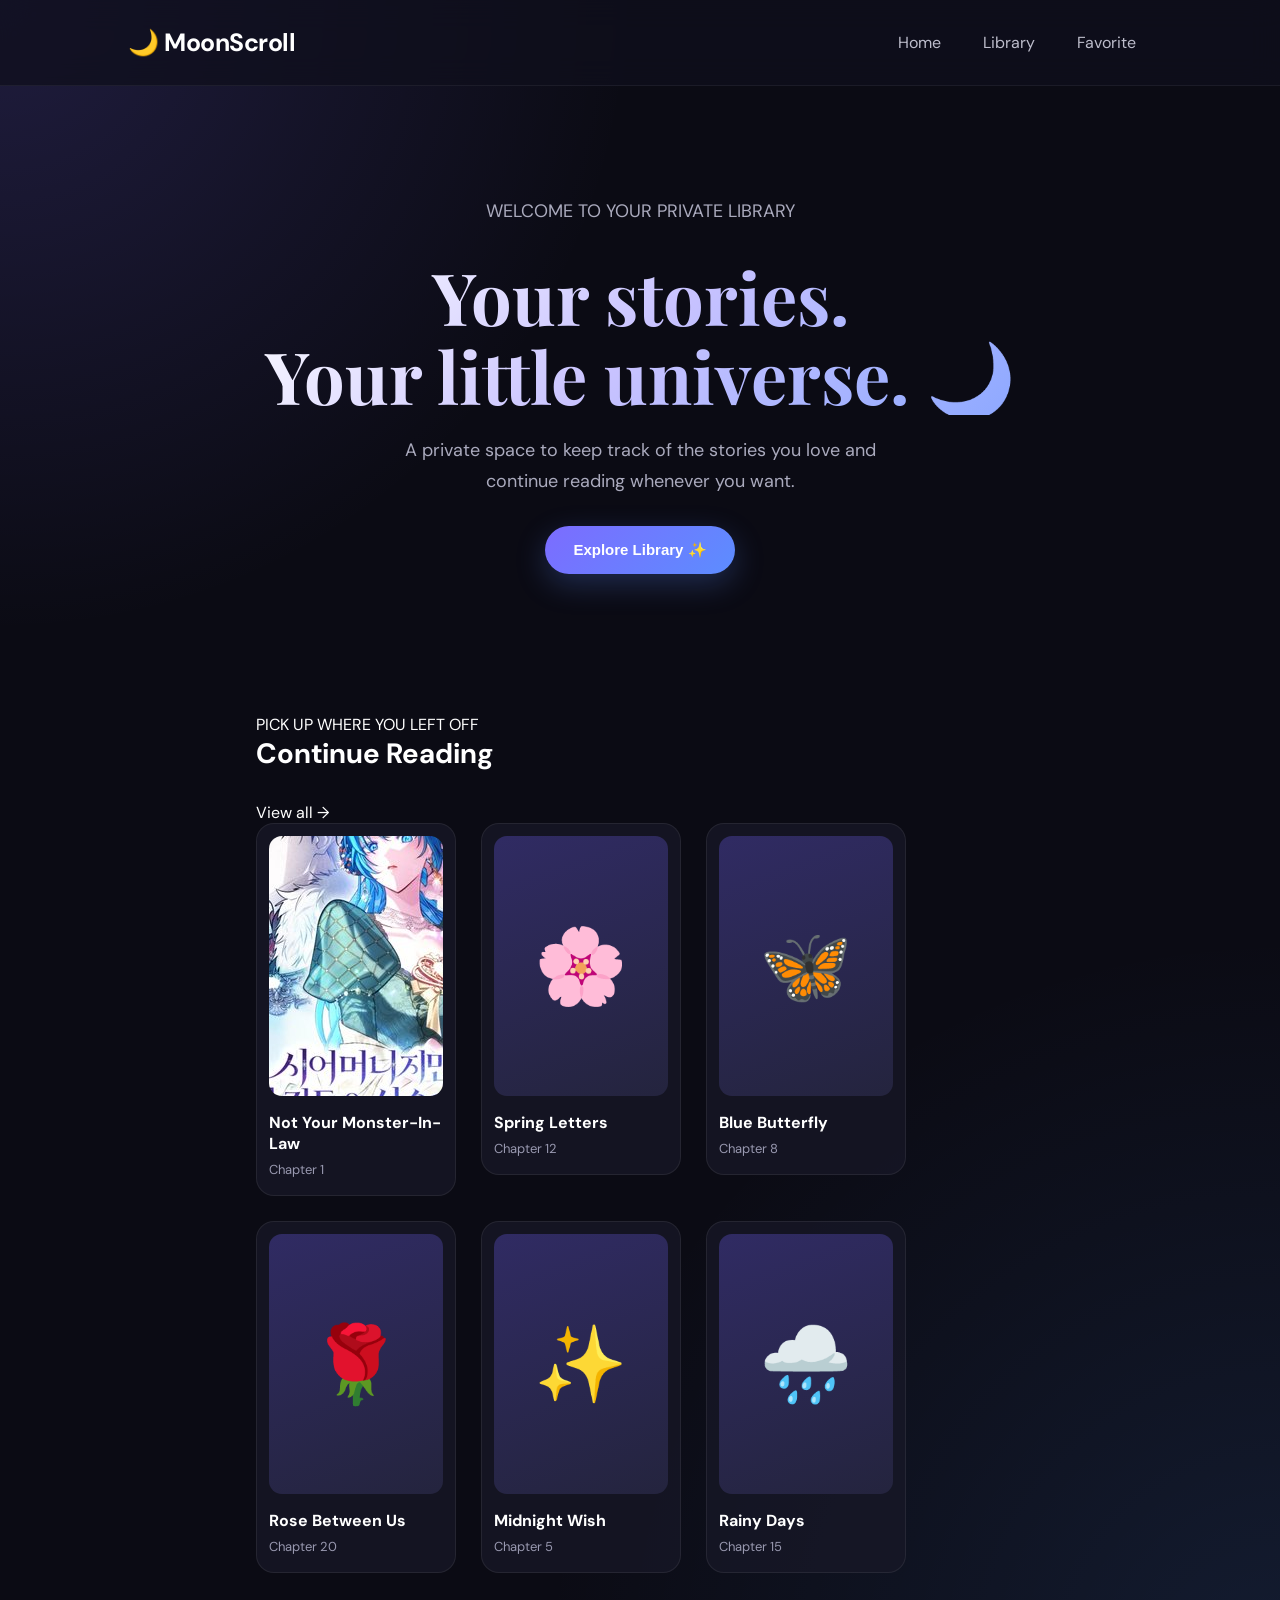
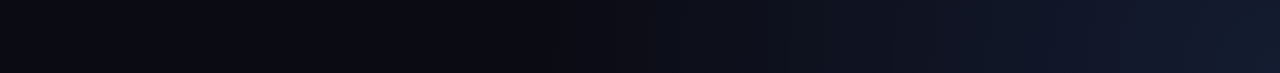
<file: index.html>
<!DOCTYPE html>
<html lang="id">
<head>
  <meta charset="UTF-8">
  <meta name="viewport" content="width=device-width, initial-scale=1.0">

  <title>MoonScroll 🌙</title>

  <link rel="stylesheet" href="style.css">
</head>

<body>

  <!-- Navbar -->
  <header>
    <div class="logo">🌙 MoonScroll</div>

    <nav>
      <a href="#home">Home</a>
      <a href="#library">Library</a>
      <a href="#favorites">Favorite</a>
    </nav>
  </header>


  <main>

    <!-- Hero -->
    <section class="hero" id="home">

      <p class="welcome">WELCOME TO YOUR PRIVATE LIBRARY</p>

      <h1>
        Your stories.<br>
        Your little universe. 🌙
      </h1>

      <p class="hero-text">
        A private space to keep track of the stories you love
        and continue reading whenever you want.
      </p>

      <button onclick="document.getElementById('library').scrollIntoView()">
        Explore Library ✨
      </button>

    </section>


    <!-- Library -->
<section class="library" id="library">

  <div class="section-title">
    <div>
      <p class="small-title">PICK UP WHERE YOU LEFT OFF</p>
      <h2>Continue Reading</h2>
    </div>

    <span>View all →</span>
  </div>


  <!-- Comic Container -->
  <div class="comic-container">

    <!-- Comic 1 -->
    <a href="detail.html" class="comic-link">
      <div class="comic-card">

        <div class="comic-cover">
        <img src="images/Cover/motherinlaw.jpg" alt="Cover">
        </div>

        <h3>Not Your Monster-In-Law</h3>
        <p>Chapter 1</p>

      </div>
    </a>


    <!-- Comic 2 -->
    <a href="#" class="comic-link">
      <div class="comic-card">

        <div class="comic-cover">
          🌸
        </div>

        <h3>Spring Letters</h3>
        <p>Chapter 12</p>

      </div>
    </a>


    <!-- Comic 3 -->
    <a href="#" class="comic-link">
      <div class="comic-card">

        <div class="comic-cover">
          🦋
        </div>

        <h3>Blue Butterfly</h3>
        <p>Chapter 8</p>

      </div>
    </a>


    <!-- Comic 4 -->
    <a href="#" class="comic-link">
      <div class="comic-card">

        <div class="comic-cover">
          🌹
        </div>

        <h3>Rose Between Us</h3>
        <p>Chapter 20</p>

      </div>
    </a>


    <!-- Comic 5 -->
    <a href="#" class="comic-link">
      <div class="comic-card">

        <div class="comic-cover">
          ✨
        </div>

        <h3>Midnight Wish</h3>
        <p>Chapter 5</p>

      </div>
    </a>


    <!-- Comic 6 -->
    <a href="#" class="comic-link">
      <div class="comic-card">

        <div class="comic-cover">
          🌧️
        </div>

        <h3>Rainy Days</h3>
        <p>Chapter 15</p>

      </div>
    </a>

  </div>

</section>

  </main>


  <script src="script.js"></script>

</body>
</html>
</file>
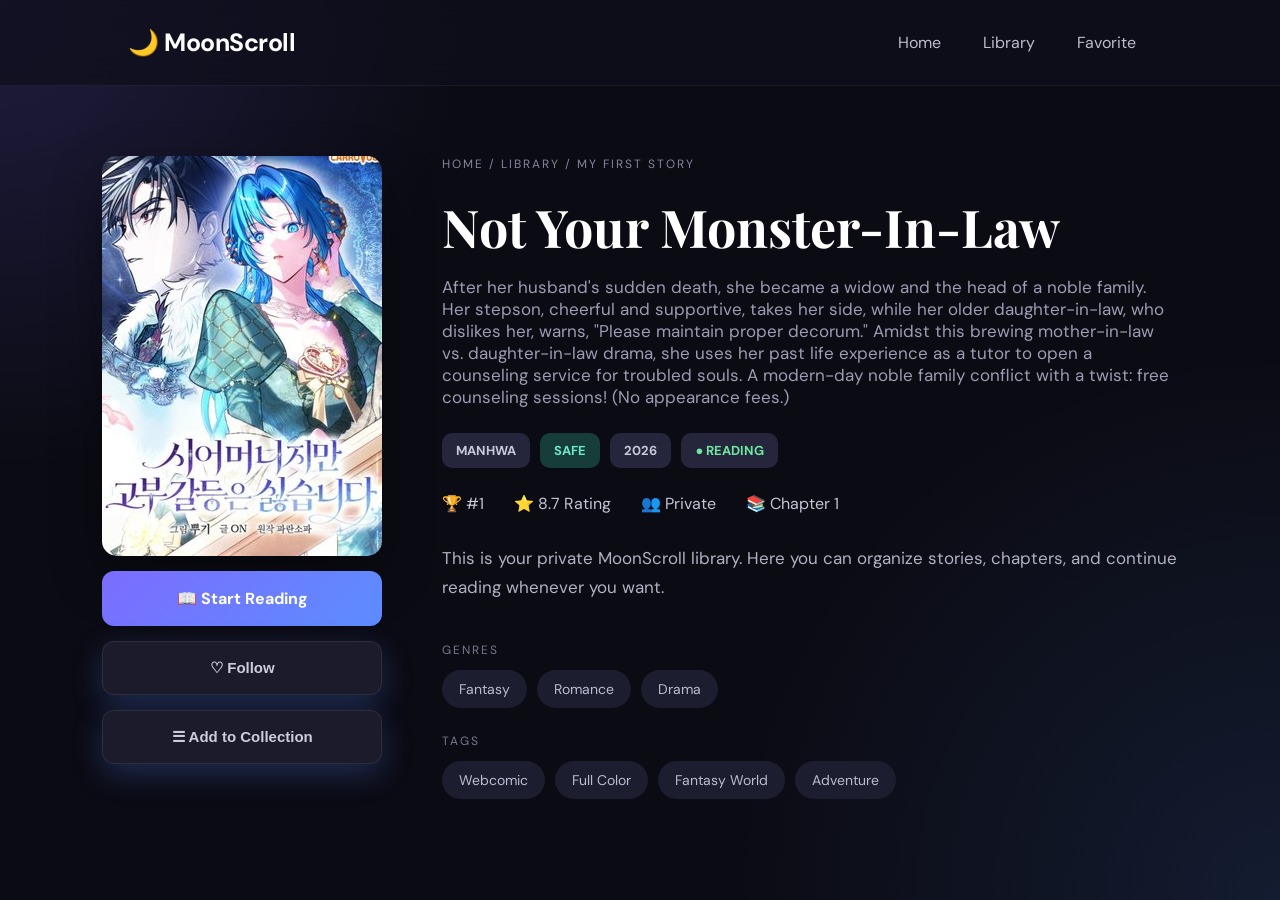
<file: detail.html>
<!DOCTYPE html>
<html lang="id">
<head>
  <meta charset="UTF-8">
  <meta name="viewport" content="width=device-width, initial-scale=1.0">

  <title>MoonScroll — Story Details</title>

  <link rel="stylesheet" href="style.css">
</head>

<body>

<header>
  <div class="logo">🌙 MoonScroll</div>

  <nav>
    <a href="index.html">Home</a>
    <a href="#library">Library</a>
    <a href="#">Favorite</a>
  </nav>
</header>


<main class="detail-page">

  <!-- Cover Section -->
  <aside class="story-sidebar">

    <img 
      src="images/cover/motherinlaw.jpg"
      alt="Cover"
      class="detail-cover"
    >

    <a href="reader.html" class="start-reading">
      📖 Start Reading
    </a>

    <button class="secondary-button">
      ♡ Follow
    </button>

    <button class="secondary-button">
      ☰ Add to Collection
    </button>

  </aside>


  <!-- Story Information -->
  <section class="story-info">

    <p class="breadcrumb">
      HOME / LIBRARY / MY FIRST STORY
    </p>

    <h1>Not Your Monster-In-Law</h1>

    <p class="subtitle">
      After her husband's sudden death, she became a widow and the head of a noble family. Her stepson, cheerful and supportive, takes her side, while her older daughter-in-law, who dislikes her, warns, "Please maintain proper decorum." Amidst this brewing mother-in-law vs. daughter-in-law drama, she uses her past life experience as a tutor to open a counseling service for troubled souls. A modern-day noble family conflict with a twist: free counseling sessions! (No appearance fees.)
    </p>


    <!-- Badges -->
    <div class="badges">

      <span class="badge">MANHWA</span>

      <span class="badge safe">SAFE</span>

      <span class="badge">2026</span>

      <span class="badge releasing">● READING</span>

    </div>


    <!-- Stats -->
    <div class="stats">

      <span>🏆 #1</span>

      <span>⭐ 8.7 Rating</span>

      <span>👥 Private</span>

      <span>📚 Chapter 1</span>

    </div>


    <!-- Description -->
    <p class="description">

      This is your private MoonScroll library.
      Here you can organize stories, chapters,
      and continue reading whenever you want.

    </p>


    <!-- Genres -->
    <div class="info-section">

      <p class="label">GENRES</p>

      <div class="tags">

        <span>Fantasy</span>
        <span>Romance</span>
        <span>Drama</span>

      </div>

    </div>


    <!-- Tags -->
    <div class="info-section">

      <p class="label">TAGS</p>

      <div class="tags">

        <span>Webcomic</span>
        <span>Full Color</span>
        <span>Fantasy World</span>
        <span>Adventure</span>

      </div>

    </div>


  </section>

</main>

</body>
</html>
</file>
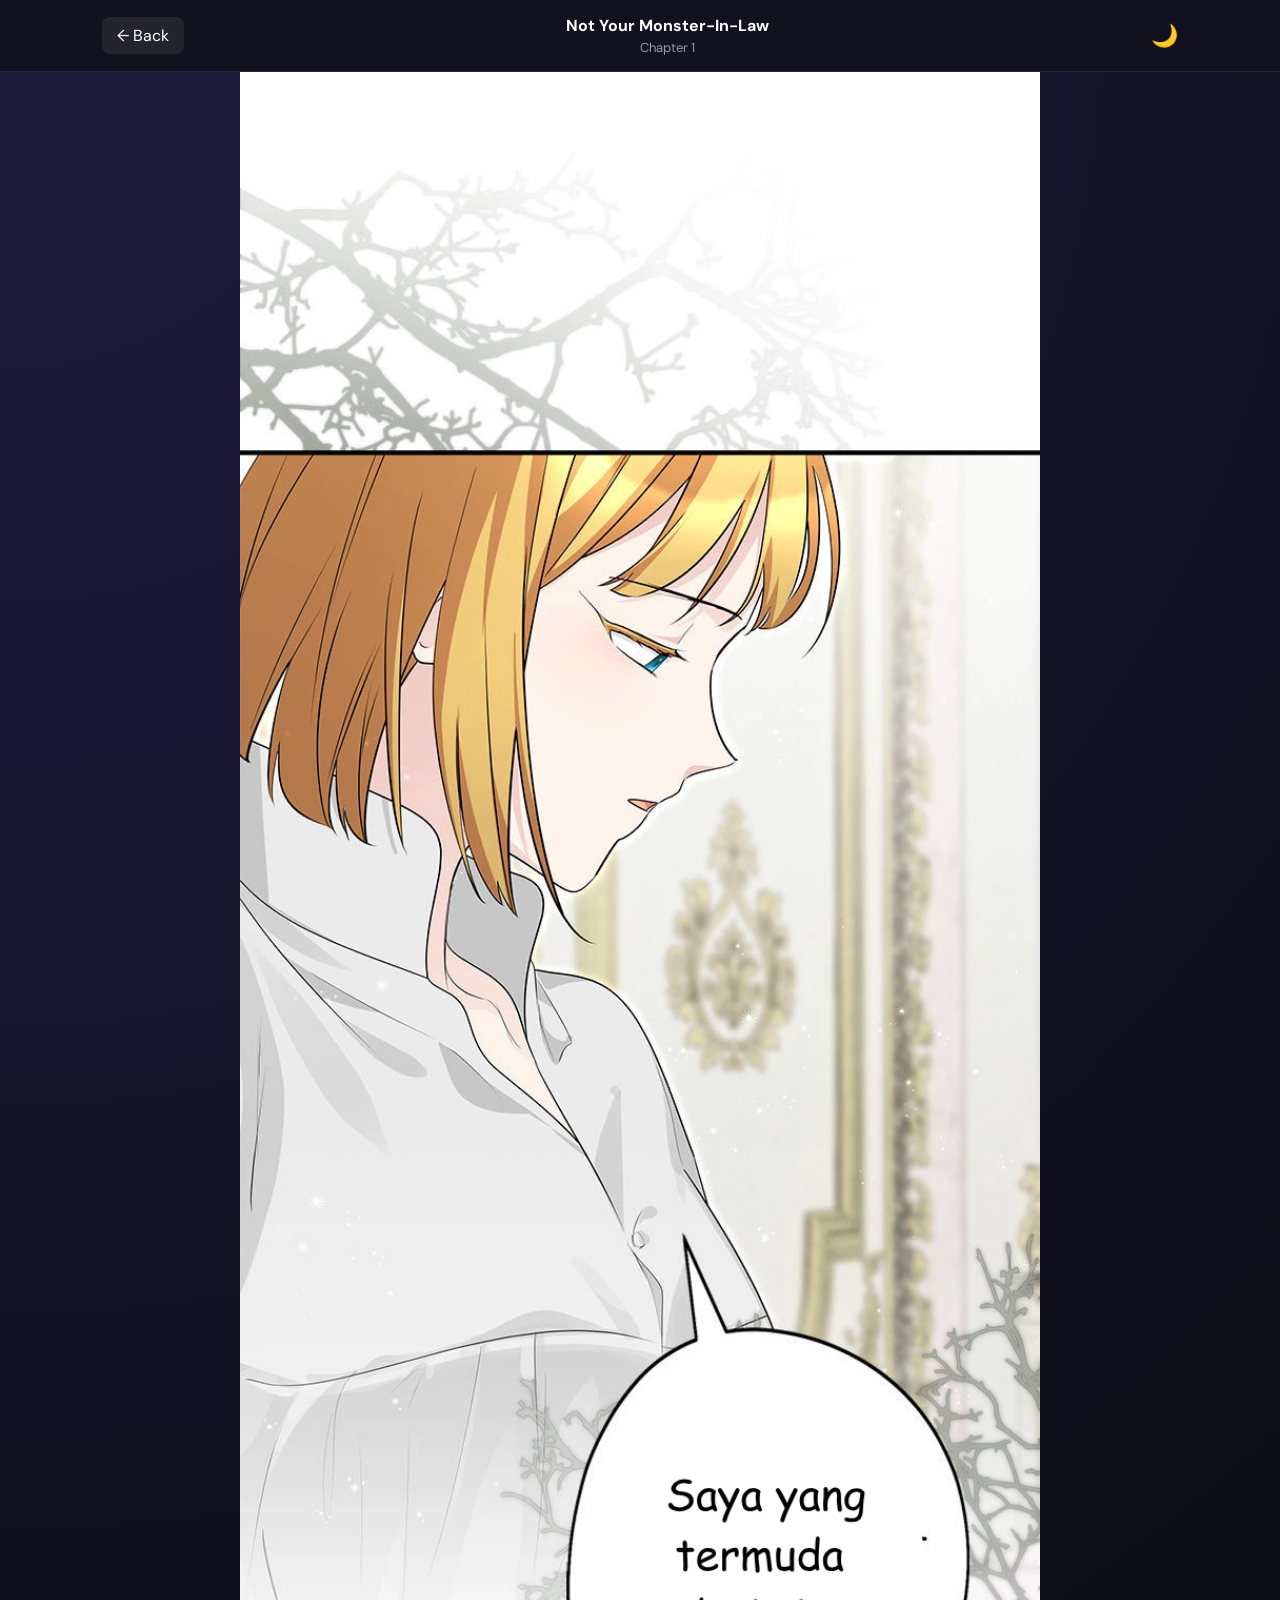
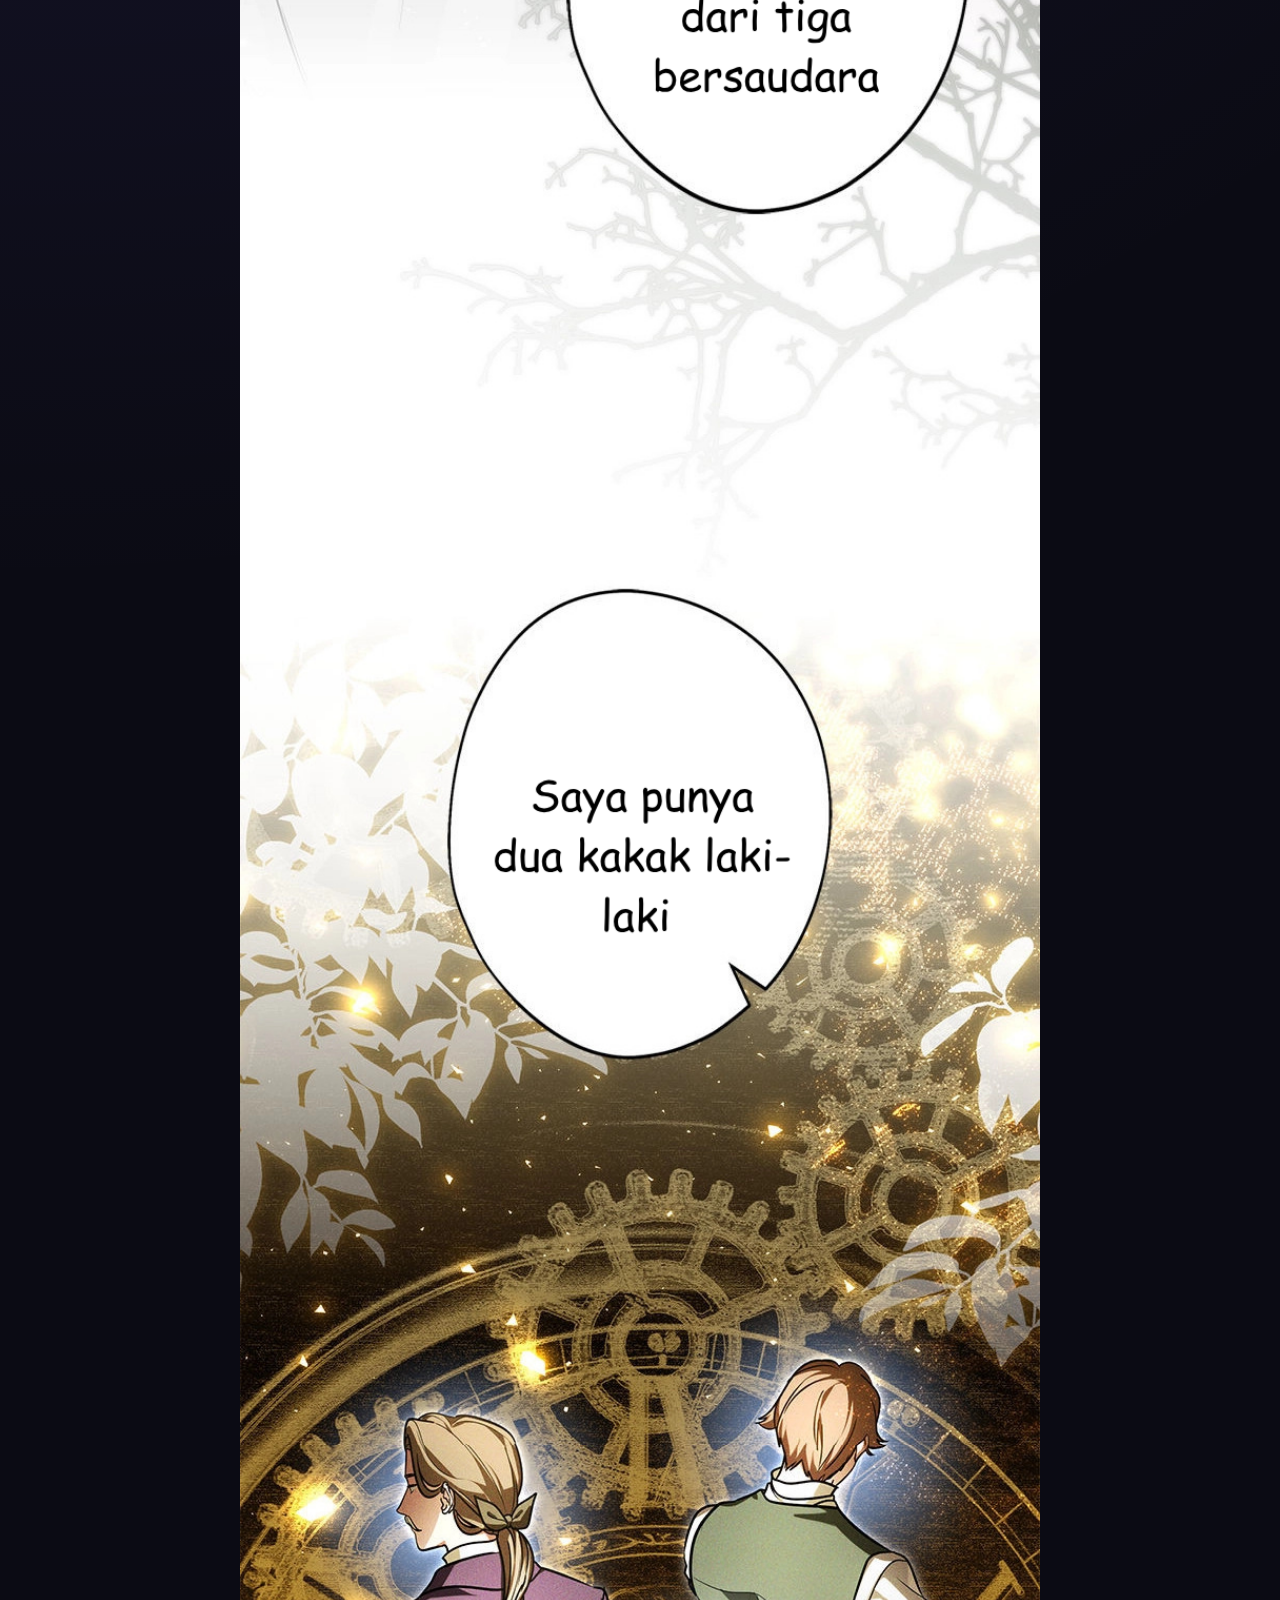
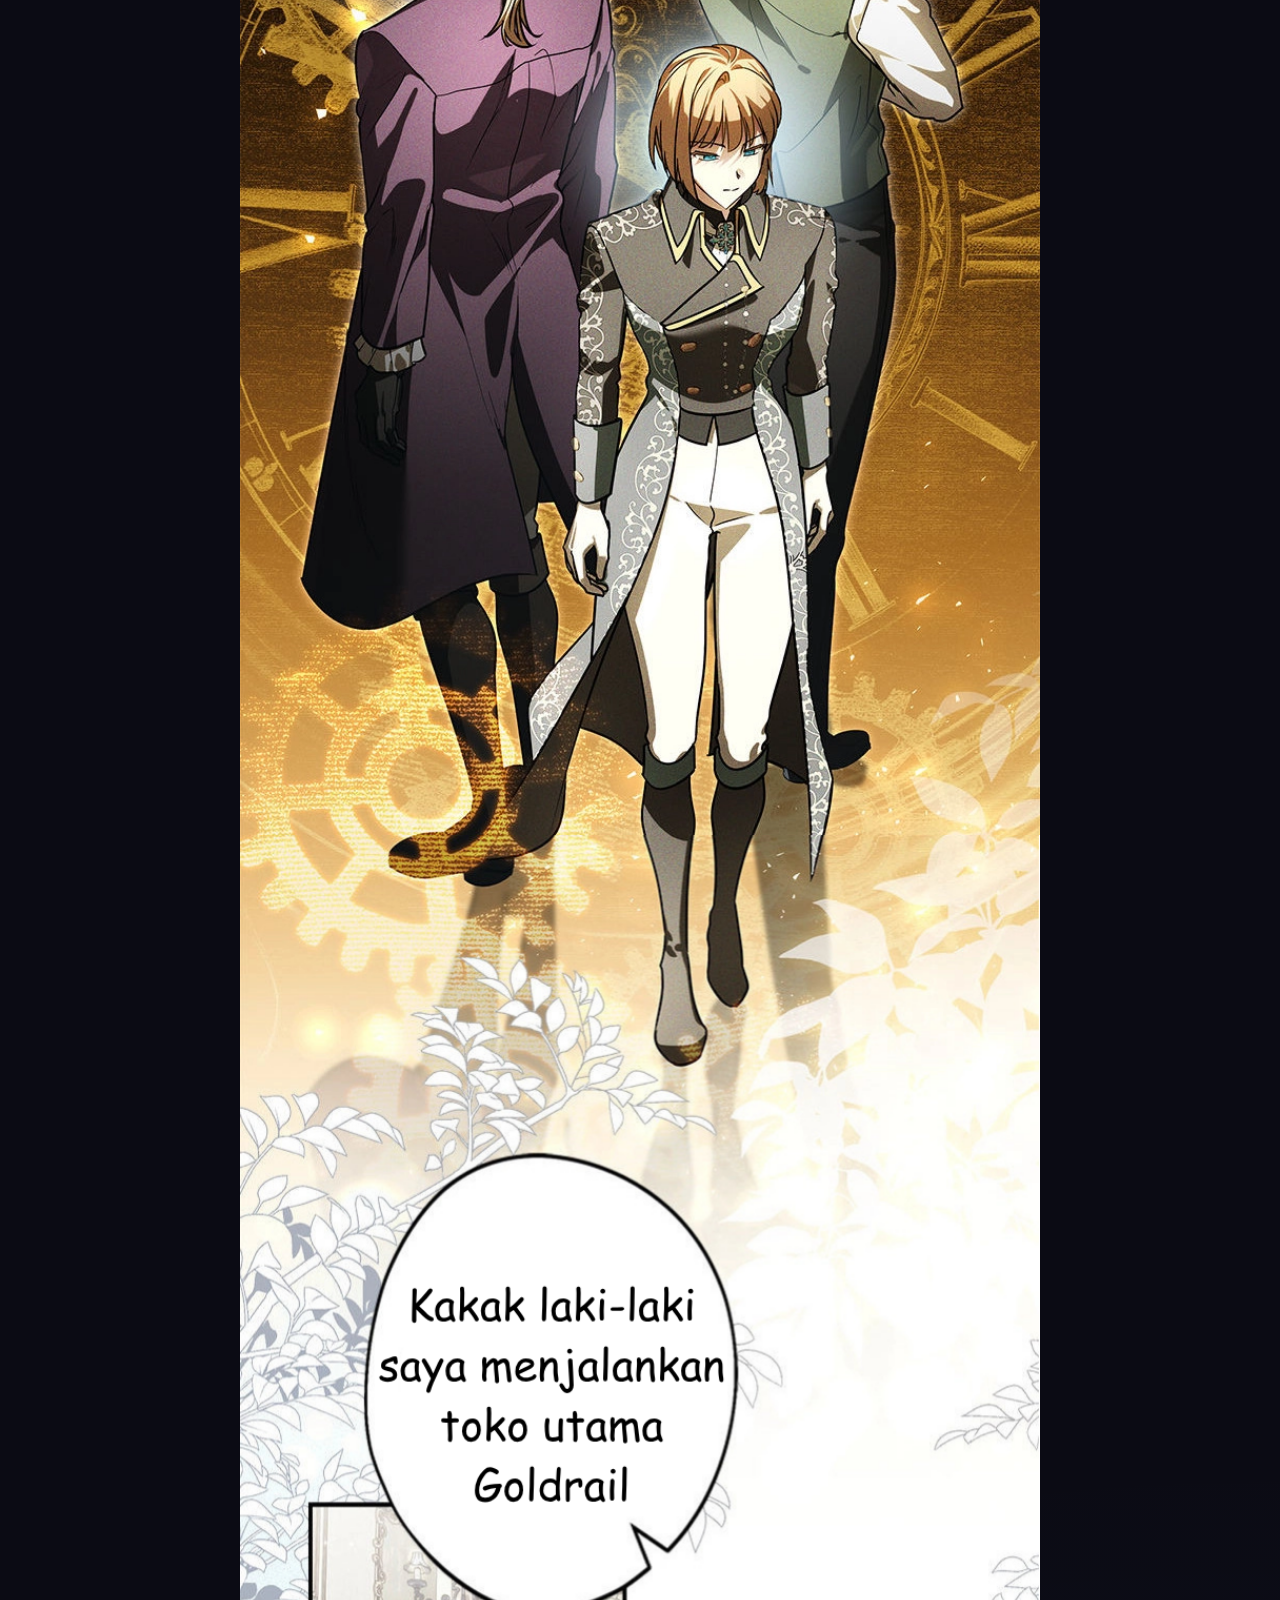
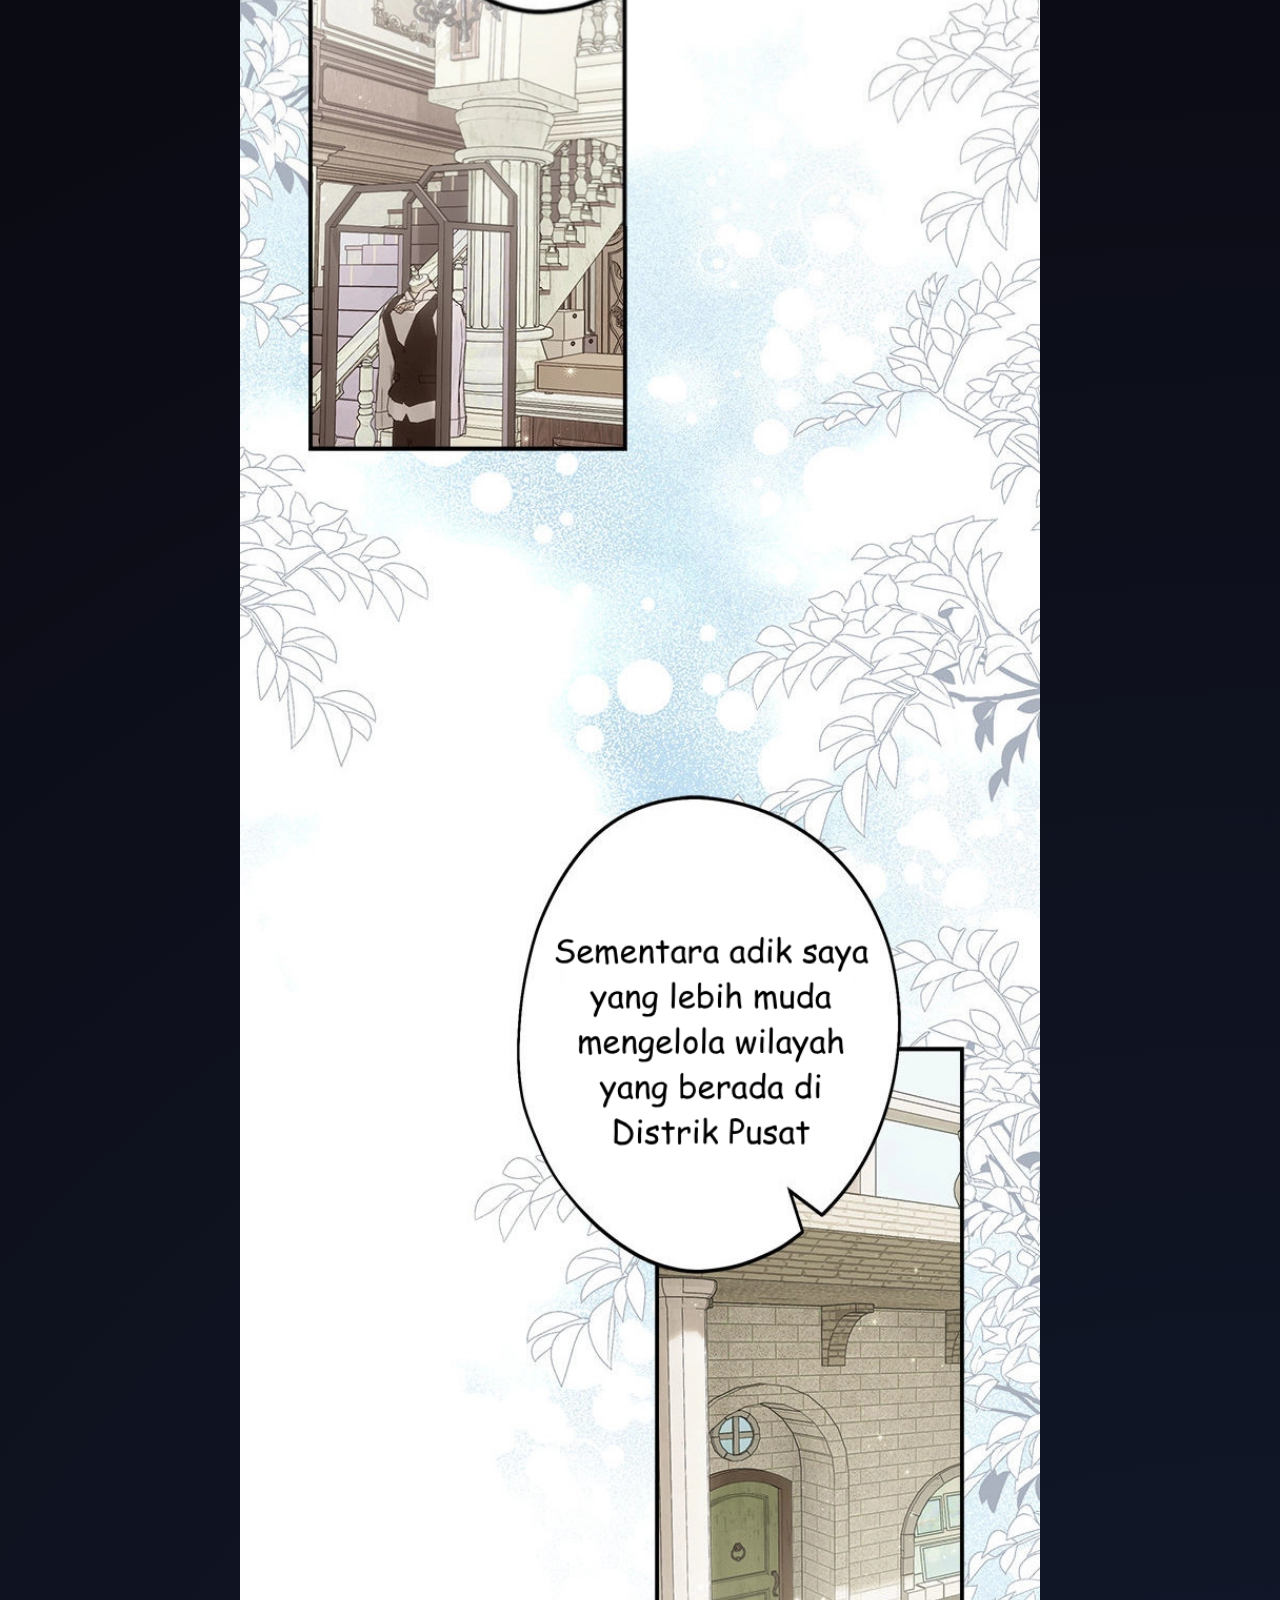
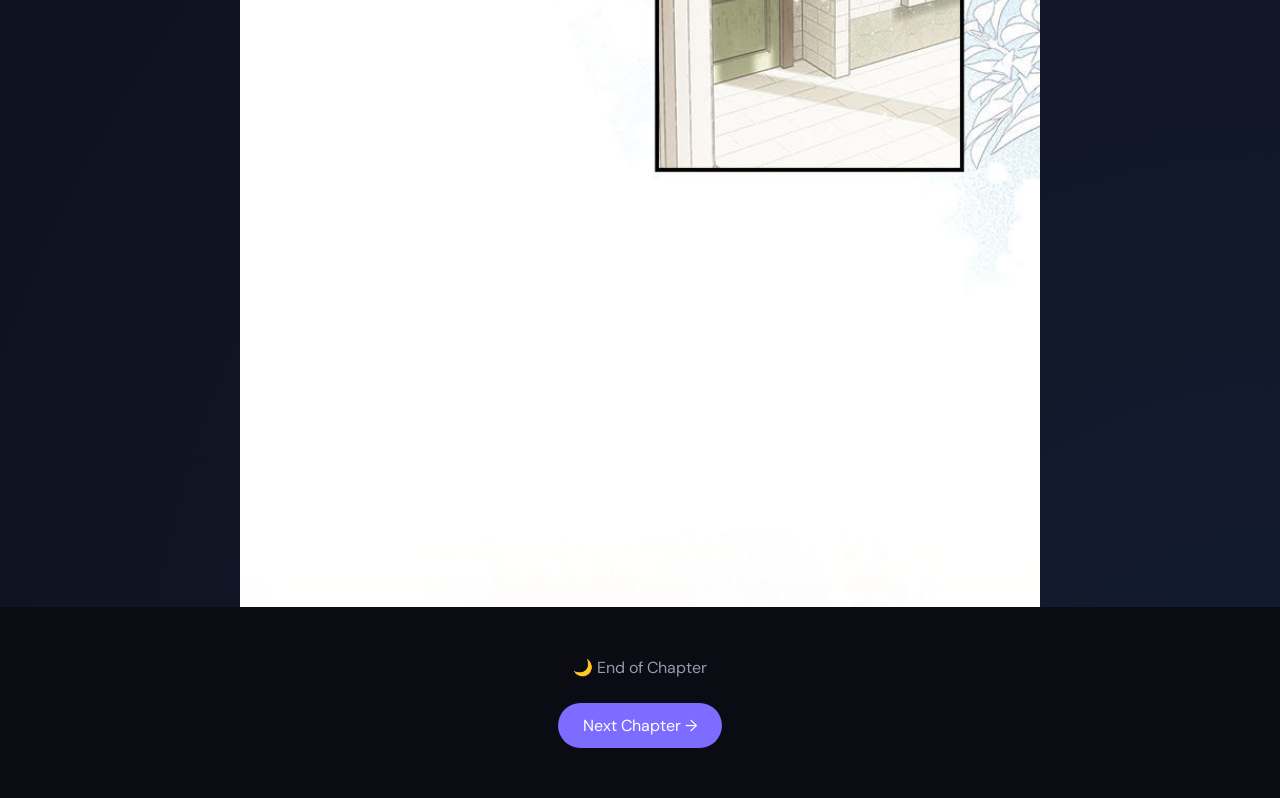
<file: reader.html>
<!DOCTYPE html>
<html lang="id">
<head>
  <meta charset="UTF-8">
  <meta name="viewport" content="width=device-width, initial-scale=1.0">

  <title>MoonScroll — Not Your Monster-In-Law</title>

  <link rel="stylesheet" href="style.css">
</head>

<body>

  <!-- Header Reader -->
  <header class="reader-header">

    <a href="index.html" class="back-button">
      ← Back
    </a>

    <div class="chapter-title">
      <strong>Not Your Monster-In-Law</strong>
      <span>Chapter 1</span>
    </div>

    <div class="moon-icon">🌙</div>

  </header>


  <!-- Reader -->
  <main class="reader">

    <img src="images/motherinlaw/panel1.jpg" alt="Panel 1">
    <img src="images/motherinlaw/panel3.png" alt="Panel 2">
    <img src="images/motherinlaw/panel2.png" alt="Panel 3">
    <img src="images/motherinlaw/panel4.jpg" alt="Panel 4">
    <img src="images/motherinlaw/panel5.png" alt="Panel 5">
    <img src="images/motherinlaw/panel6.png" alt="Panel 6">
    <img src="images/motherinlaw/rawpanel7.jpg" alt="Panel 7">

  </main>


  <!-- Footer -->
  <footer class="reader-footer">

    <p>🌙 End of Chapter</p>

    <a href="#">
      Next Chapter →
    </a>

  </footer>

</body>
</html>
</file>
<file: style.css>
@import url('https://fonts.googleapis.com/css2?family=DM+Sans:wght@400;500;600;700&family=Playfair+Display:wght@600;700&display=swap');

* {
  margin: 0;
  padding: 0;
  box-sizing: border-box;
}

html {
  scroll-behavior: smooth;
}

body {
  background:
    radial-gradient(circle at top left, rgba(124, 108, 255, 0.18), transparent 30%),
    radial-gradient(circle at bottom right, rgba(80, 150, 255, 0.12), transparent 35%),
    #0b0b14;

  color: #ffffff;
  font-family: "DM Sans", sans-serif;
  min-height: 100vh;
}

/* =========================
   NAVBAR
========================= */

header {
  display: flex;
  justify-content: space-between;
  align-items: center;

  padding: 22px 10%;

  background: rgba(15, 15, 28, 0.75);

  backdrop-filter: blur(15px);

  border-bottom: 1px solid rgba(255, 255, 255, 0.06);

  position: sticky;
  top: 0;
  z-index: 100;
}

.logo {
  font-size: 25px;
  font-weight: 700;
  letter-spacing: -0.5px;
}

nav {
  display: flex;
  gap: 10px;
}

nav a {
  color: #bdbdcc;
  text-decoration: none;

  padding: 10px 16px;
  border-radius: 10px;

  transition: 0.3s;
}

nav a:hover {
  color: white;
  background: rgba(255, 255, 255, 0.08);
}

/* =========================
   HERO
========================= */

.hero {
  text-align: center;

  max-width: 800px;
  margin: auto;

  padding: 110px 20px 90px;
}

.hero h1 {
  font-family: "Playfair Display", serif;

  font-size: clamp(42px, 6vw, 72px);

  line-height: 1.1;

  margin-bottom: 20px;

  background: linear-gradient(
    135deg,
    #ffffff,
    #c9c3ff,
    #8da8ff
  );

  -webkit-background-clip: text;
  -webkit-text-fill-color: transparent;
}

.hero p {
  color: #aaaabd;

  font-size: 18px;

  line-height: 1.7;

  max-width: 500px;
  margin: 0 auto 30px;
}

button {
  background: linear-gradient(
    135deg,
    #7c6cff,
    #5c8dff
  );

  color: white;

  border: none;
  border-radius: 30px;

  padding: 15px 28px;

  font-size: 15px;
  font-weight: 600;

  cursor: pointer;

  box-shadow:
    0 10px 30px rgba(92, 141, 255, 0.25);

  transition: 0.3s;
}

button:hover {
  transform: translateY(-3px);

  box-shadow:
    0 15px 40px rgba(92, 141, 255, 0.4);
}

/* =========================
   LIBRARY
========================= */

.library {
  padding: 50px 20% 100px;

  max-width: 1400px;
  margin: auto;
}

.library h2 {
  font-size: 28px;

  margin-bottom: 30px;
}

/* =========================
   COMIC CARDS
========================= */

.comic-container {
  display: flex;

  gap: 25px;

  flex-wrap: wrap;
}

.comic-card {
  width: 200px;

  padding: 12px;

  background: rgba(25, 25, 40, 0.7);

  border: 1px solid rgba(255, 255, 255, 0.07);

  border-radius: 18px;

  transition: 0.3s;

  cursor: pointer;
}

.comic-card:hover {
  transform: translateY(-8px);

  background: rgba(35, 35, 55, 0.9);

  box-shadow:
    0 20px 40px rgba(0, 0, 0, 0.3);
}

.comic-cover {
  height: 260px;

  background:
    linear-gradient(
      160deg,
      #302b63,
      #24243e
    );

  border-radius: 13px;

  display: flex;
  justify-content: center;
  align-items: center;

  font-size: 75px;

  margin-bottom: 16px;

  overflow: hidden;
}

.comic-card h3 {
  font-size: 16px;

  margin-bottom: 7px;
}

.comic-card p {
  color: #9999b0;

  font-size: 13px;

  padding-bottom: 5px;
}

/* =========================
   RESPONSIVE
========================= */

@media (max-width: 600px) {

  header {
    padding: 18px 5%;
  }

  nav {
    gap: 0;
  }

  nav a {
    padding: 8px;
    font-size: 13px;
  }

  .logo {
    font-size: 20px;
  }

  .hero {
    padding: 80px 20px 60px;
  }

  .hero p {
    font-size: 16px;
  }

  .library {
    padding: 30px 5% 70px;
  }

  .comic-card {
    width: 160px;
  }

  .comic-cover {
    height: 210px;
  }
}

/* =========================
   WEBTOON READER
========================= */

.reader-header {
  position: sticky;
  top: 0;

  width: 100%;

  display: flex;
  align-items: center;
  justify-content: space-between;

  padding: 15px 8%;

  background: #11111f;

  border-bottom: 1px solid rgba(255, 255, 255, 0.1);

  z-index: 1000;
}

.back-button {
  color: white;
  text-decoration: none;

  padding: 8px 15px;

  background: rgba(255, 255, 255, 0.08);

  border-radius: 8px;
}

.chapter-title {
  display: flex;
  flex-direction: column;

  text-align: center;
}

.chapter-title span {
  color: #9999b0;

  font-size: 13px;

  margin-top: 3px;
}

.moon-icon {
  font-size: 22px;
}


/* =========================
   COMIC PANELS
========================= */

.reader {
  width: 100%;
  max-width: 800px;

  margin: 0 auto;

  padding: 0;

  display: block;
}

.reader img {
  width: 100%;
  height: auto;

  display: block;

  margin: 0;
  padding: 0;
}


/* =========================
   READER FOOTER
========================= */

.reader-footer {
  text-align: center;

  padding: 50px 20px;

  background: #0b0b14;
}

.reader-footer p {
  color: #9999b0;

  margin-bottom: 25px;
}

.reader-footer a {
  display: inline-block;

  color: white;
  text-decoration: none;

  background: #7c6cff;

  padding: 12px 25px;

  border-radius: 25px;
}

.comic-link {
  text-decoration: none;
  color: white;

  display: block;
}

.comic-link h3 {
  color: white;
}

.comic-link p {
  color: #9999b0;
}

/* =========================
   STORY DETAIL PAGE
========================= */

.detail-page {
  max-width: 1400px;

  margin: auto;

  padding: 70px 8%;

  display: grid;

  grid-template-columns: 280px 1fr;

  gap: 60px;
}


/* LEFT SIDE */

.story-sidebar {
  display: flex;

  flex-direction: column;

  gap: 15px;
}


.detail-cover {
  width: 100%;

  height: 400px;

  object-fit: cover;

  border-radius: 15px;

  box-shadow:
    0 20px 50px rgba(0,0,0,0.4);
}


/* START BUTTON */

.start-reading {
  text-decoration: none;

  text-align: center;

  background:
    linear-gradient(135deg,
    #7c6cff,
    #5c8dff);

  color: white;

  padding: 17px;

  border-radius: 12px;

  font-weight: bold;

  transition: 0.3s;
}

.start-reading:hover {
  transform: translateY(-3px);
}


/* SECONDARY BUTTON */

.secondary-button {
  width: 100%;

  background: #1b1b2b;

  color: #ccccdd;

  border: 1px solid rgba(255,255,255,0.08);

  border-radius: 12px;

  padding: 17px;

  cursor: pointer;

  font-size: 15px;
}


/* RIGHT SIDE */

.story-info {
  max-width: 900px;
}


.breadcrumb {
  color: #85859c;

  font-size: 12px;

  letter-spacing: 2px;

  margin-bottom: 20px;
}


.story-info h1 {
  font-family: "Playfair Display", serif;

  font-size: 52px;

  margin-bottom: 15px;
}


.subtitle {
  color: #9c9cb3;

  font-size: 17px;

  margin-bottom: 25px;
}


/* BADGES */

.badges {
  display: flex;

  flex-wrap: wrap;

  gap: 10px;

  margin-bottom: 25px;
}


.badge {
  background: #25253b;

  padding: 9px 14px;

  border-radius: 10px;

  font-size: 13px;

  font-weight: bold;

  color: #c9c9dd;
}


.badge.safe {
  background: #173d38;

  color: #6ee7c8;
}


.badge.releasing {
  color: #70e7a0;
}


/* STATS */

.stats {
  display: flex;

  flex-wrap: wrap;

  gap: 30px;

  color: #c4c4d5;

  margin-bottom: 30px;

  font-size: 16px;
}


/* DESCRIPTION */

.description {
  color: #b1b1c2;

  font-size: 17px;

  line-height: 1.7;

  margin-bottom: 40px;
}


/* INFO SECTIONS */

.info-section {
  margin-bottom: 25px;
}


.label {
  color: #77778e;

  font-size: 12px;

  letter-spacing: 2px;

  margin-bottom: 12px;
}


.tags {
  display: flex;

  flex-wrap: wrap;

  gap: 10px;
}


.tags span {
  background: #1d1d30;

  color: #bcbcd0;

  padding: 10px 17px;

  border-radius: 25px;

  font-size: 14px;
}


/* MOBILE */

@media (max-width: 800px) {

  .detail-page {

    grid-template-columns: 1fr;

    padding: 40px 6%;

    gap: 40px;

  }


  .story-sidebar {

    max-width: 300px;

  }


  .story-info h1 {

    font-size: 40px;

  }

}
</file>
